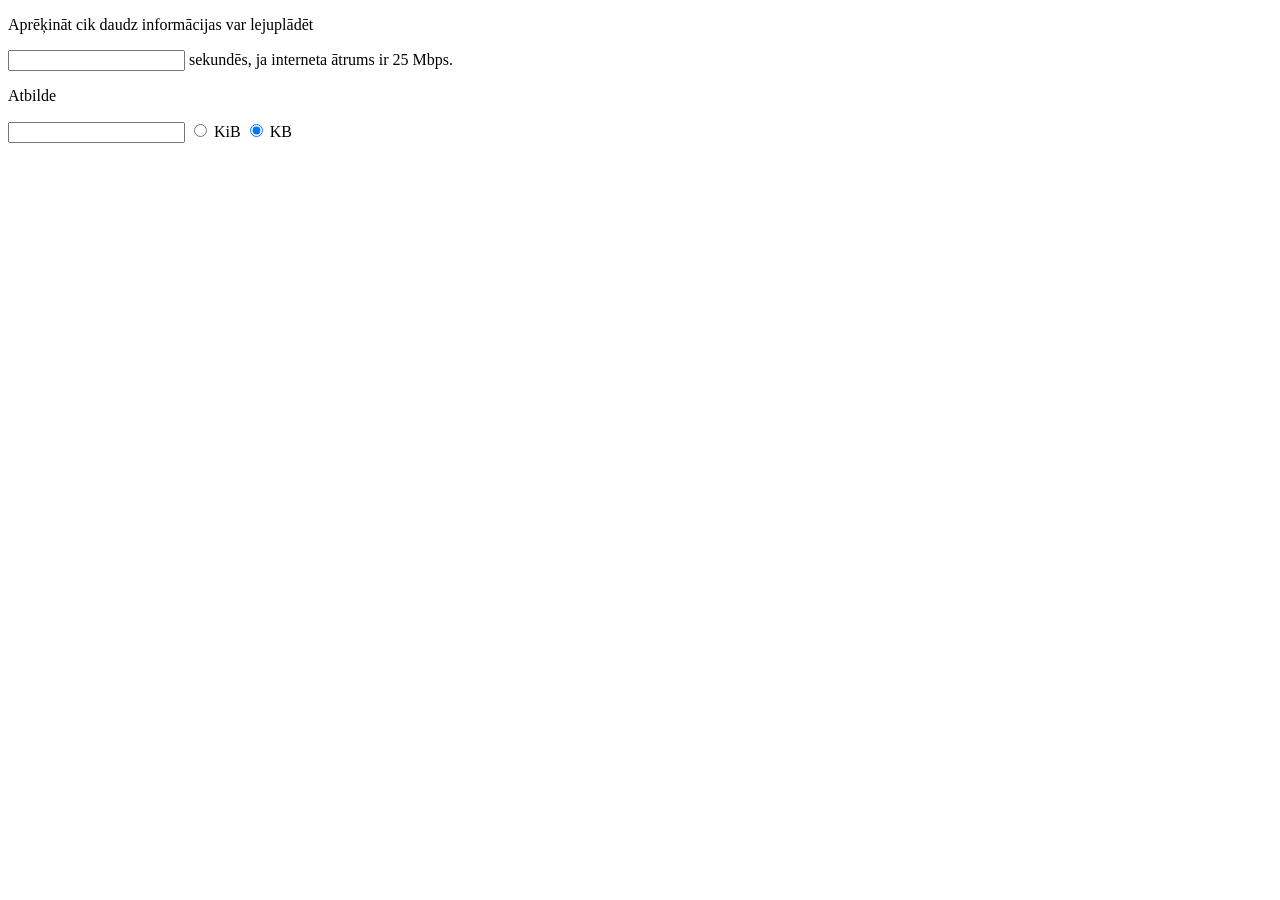
<file: baiti.html>
<!DOCTYPE html>
<html lang="lv">
<head>
  <meta charset="UTF-8">
  <title>Baiti</title>
</head>
<body>

<form id="forma">
  <p>Aprēķināt cik daudz informācijas var lejuplādēt</p>
  <input type="text" id="seconds" onfocus="forma.reset()" oninput="calculate()">
  sekundēs, ja interneta ātrums ir 25 Mbps.

  <p>Atbilde</p>
  <input type="text" id="result" readonly>
  <input type="radio" name="unit" value="KiB" onclick="calculate()"> KiB
  <input type="radio" name="unit" value="KB" checked onclick="calculate()"> KB
</form>

<script>
  function calculate() {
    const secs = parseFloat(document.getElementById('seconds').value);
    const unit = document.querySelector('input[name="unit"]:checked').value;
    const bytes = (secs * 25000000) / 8;
    document.getElementById('result').value = unit === 'KB' ? bytes / 1000 : bytes / 1024;
  }
</script>

</body>
</html>
</file>
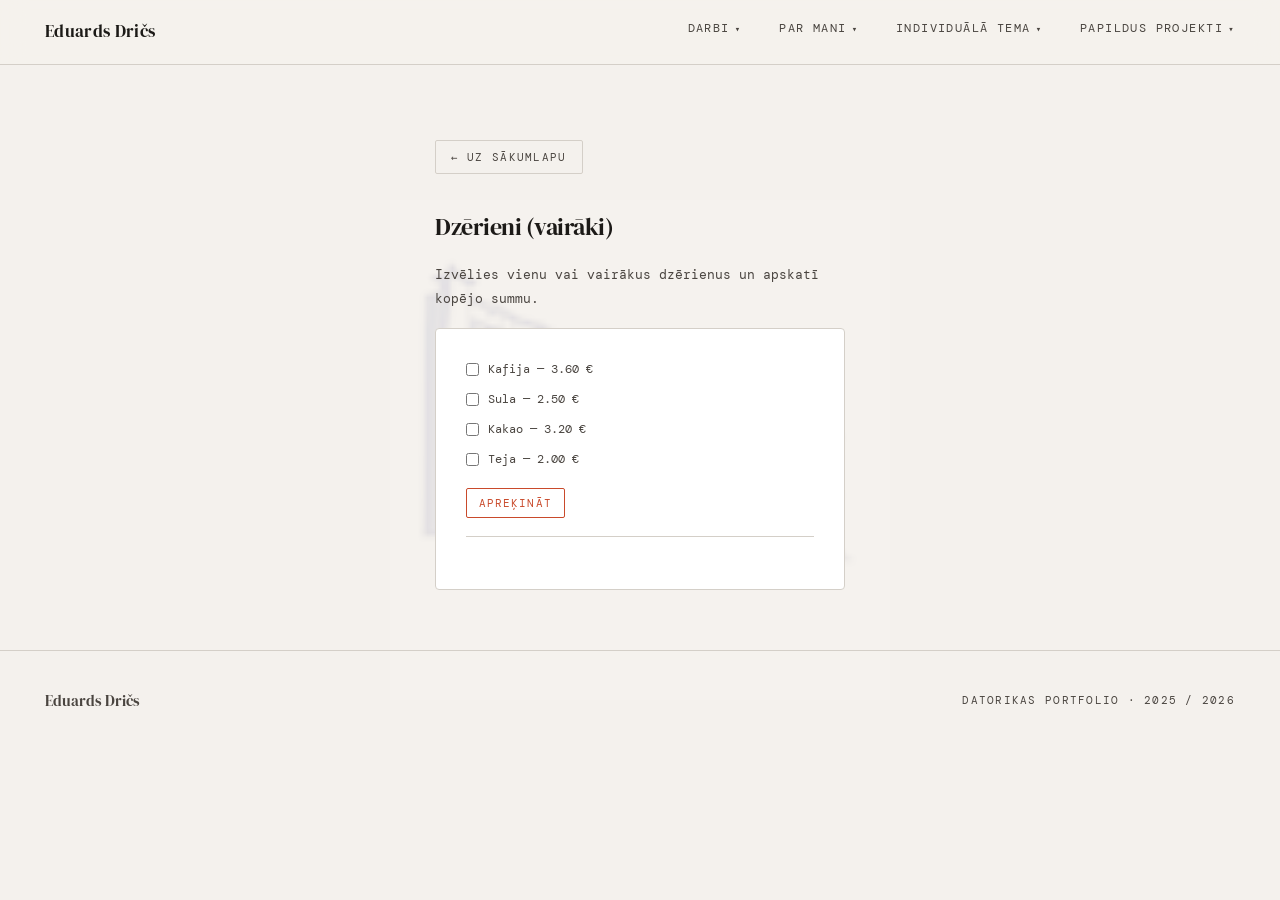
<file: dzerdaudz.html>
<!DOCTYPE html>
<html lang="lv">
<head>
  <meta charset="UTF-8" />
  <meta name="viewport" content="width=device-width, initial-scale=1.0" />
  <title>Dzērieni — Eduards Dričs</title>
  <link href="https://fonts.googleapis.com/css2?family=DM+Serif+Display:ital@0;1&family=DM+Mono:wght@300;400;500&display=swap" rel="stylesheet" />
  <link rel="stylesheet" href="https://www.w3schools.com/w3css/4/w3.css" />
  <link rel="stylesheet" href="CSS/mansStils.css" />
</head>
<body>

  
  <nav>
    <a class="nav-logo" href="index.html">Eduards Dričs</a>
    <button class="nav-toggle" aria-label="Izvēlne" aria-expanded="false">☰</button>
    <ul class="nav-links">
      <li class="nav-item">
        <a href="index.html#darbi">Darbi</a>
        <div class="dropdown">
          <a href="index.html#project-rastra"><span class="dropdown-num">01</span>Rastra grafika</a>
          <a href="index.html#project-vektor"><span class="dropdown-num">02</span>Vektorgrafika</a>
          <a href="index.html#project-3d"><span class="dropdown-num">03</span>3D Modelēšana</a>
          <a href="index.html#project-office"><span class="dropdown-num">04</span>Excel &amp; Word</a>
          <a href="index.html#project-prog"><span class="dropdown-num">05</span>Programmēšana</a>
        </div>
      </li>
      <li class="nav-item">
        <a href="index.html#par-mani">Par mani</a>
        <div class="dropdown">
          <a href="index.html#par-mani"><span class="dropdown-num">01</span>Par mani</a>
          <a href="index.html#prasmes"><span class="dropdown-num">02</span>Prasmes</a>
        </div>
      </li>
      <li class="nav-item">
        <a href="otrais.html">Individuālā tēma</a>
        <div class="dropdown">
          <a href="otrais.html"><span class="dropdown-num">01</span>Darbs</a>
          <a href="otrais.html#avoti"><span class="dropdown-num">02</span>Avoti</a>
        </div>
      </li>
      <li class="nav-item">
        <a href="#">Papildus projekti</a>
        <div class="dropdown">
          <a href="forma.html"><span class="dropdown-num">01</span>Formas</a>
          <a href="dzerdaudz.html"><span class="dropdown-num">02</span>Dzērieni (daudz)</a>
          <a href="dzer.html"><span class="dropdown-num">03</span>Dzērieni</a>
        </div>
      </li>
    </ul>
  </nav>

  
  <div class="page-content">
    <div class="dzer-section">

      <a href="index.html" class="back-btn">← Uz sākumlapu</a>

      <h1 class="dzer-title">Dzērieni (vairāki)</h1>
      <p>Izvēlies vienu vai vairākus dzērienus un apskatī kopējo summu.</p>

      <div class="dzer-form">
        <div class="dzer-item">
          <input type="checkbox" id="kafija" name="kafija" value="3.60">
          <label for="kafija">Kafija — 3.60 €</label>
        </div>
        <div class="dzer-item">
          <input type="checkbox" id="sula" name="sula" value="2.50">
          <label for="sula">Sula — 2.50 €</label>
        </div>
        <div class="dzer-item">
          <input type="checkbox" id="kakao" name="kakao" value="3.20">
          <label for="kakao">Kakao — 3.20 €</label>
        </div>
        <div class="dzer-item">
          <input type="checkbox" id="teja" name="teja" value="2.00">
          <label for="teja">Teja — 2.00 €</label>
        </div>

        <div style="margin-top:1.2rem;">
          <input type="button" value="Aprēķināt" onclick="maksa()">
        </div>

        <div class="dzer-result">
          <p id="maksa"></p>
        </div>
      </div>

    </div>
  </div>

  
  <footer>
    <span class="footer-left">Eduards Dričs</span>
    <span class="footer-right">Datorikas portfolio · 2025 / 2026</span>
  </footer>

  <script>
    function maksa() {
      var dz = document.getElementsByTagName('input');
      var sum = 0;
      for (var i = 0; i < dz.length - 1; i++) {
        if (dz[i].checked) sum += Number(dz[i].value);
      }
      document.getElementById('maksa').innerHTML = 'Jāmaksā: <strong>' + sum.toFixed(2) + ' €</strong>';
    }

    (function() {
      var nav = document.querySelector('nav');
      var navItems = document.querySelectorAll('.nav-item');
      var navToggle = document.querySelector('.nav-toggle');
      var navLinks = document.querySelector('.nav-links');

      function closeAll(except) {
        navItems.forEach(function(i) { if (i !== except) i.classList.remove('open'); });
      }

      if (navToggle) {
        navToggle.addEventListener('click', function(e) {
          e.stopPropagation();
          var open = navLinks.classList.toggle('open');
          navToggle.setAttribute('aria-expanded', open);
          if (!open) closeAll();
        });
      }

      navItems.forEach(function(item) {
        var trigger = item.querySelector(':scope > a');
        var dd = item.querySelector(':scope > .dropdown');
        if (!trigger || !dd) return;
        trigger.addEventListener('click', function(e) {
          if (!window.matchMedia('(max-width:768px)').matches) return;
          e.preventDefault();
          var willOpen = !item.classList.contains('open');
          closeAll(willOpen ? item : null);
          item.classList.toggle('open', willOpen);
        });
      });

      document.addEventListener('click', function(e) {
        if (!window.matchMedia('(max-width:768px)').matches) return;
        if (nav && nav.contains(e.target)) return;
        closeAll();
        navLinks && navLinks.classList.remove('open');
      });

      document.querySelectorAll('.dropdown a').forEach(function(a) {
        a.addEventListener('click', function() { closeAll(); });
      });
    })();
  </script>

</body>
</html>
</file>
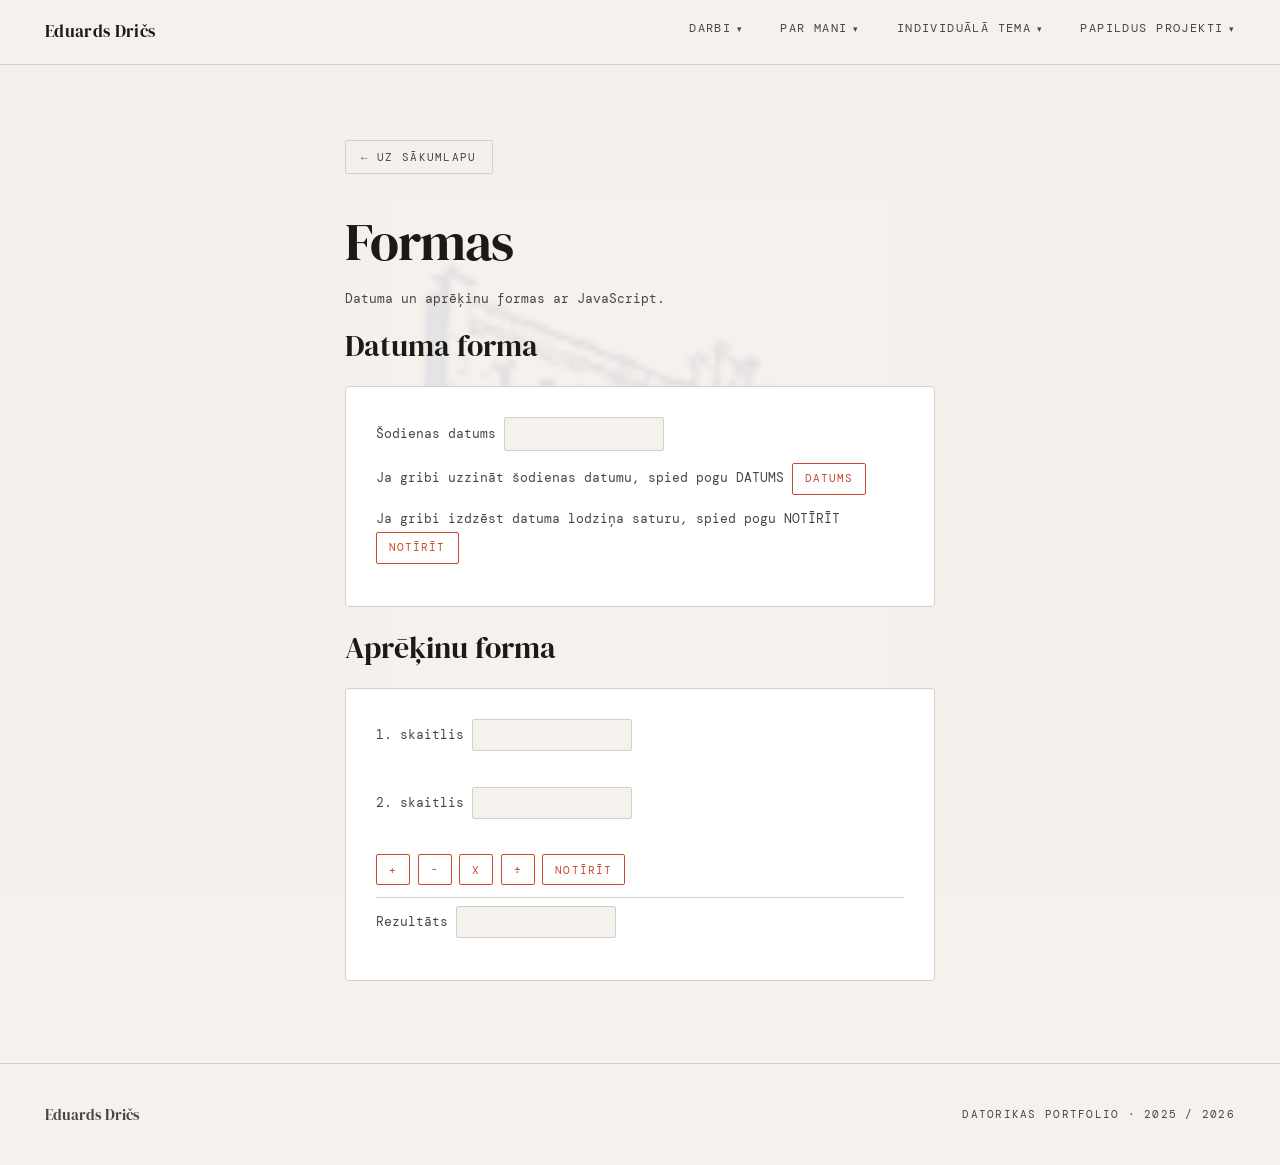
<file: forma.html>
<!DOCTYPE html>
<html lang="lv">
<head>
  <meta charset="UTF-8" />
  <meta name="viewport" content="width=device-width, initial-scale=1.0" />
  <title>Formas — Eduards Dričs</title>
  <link href="https://fonts.googleapis.com/css2?family=DM+Serif+Display:ital@0;1&family=DM+Mono:wght@300;400;500&display=swap" rel="stylesheet" />
  <link rel="stylesheet" href="https://www.w3schools.com/w3css/4/w3.css" />
  <link rel="stylesheet" href="CSS/mansStils.css" />
</head>
<body>

  
  <nav>
    <a class="nav-logo" href="index.html">Eduards Dričs</a>
    <button class="nav-toggle" aria-label="Izvēlne" aria-expanded="false">☰</button>
    <ul class="nav-links">
      <li class="nav-item">
        <a href="index.html#darbi">Darbi</a>
        <div class="dropdown">
          <a href="index.html#project-rastra"><span class="dropdown-num">01</span>Rastra grafika</a>
          <a href="index.html#project-vektor"><span class="dropdown-num">02</span>Vektorgrafika</a>
          <a href="index.html#project-3d"><span class="dropdown-num">03</span>3D Modelēšana</a>
          <a href="index.html#project-office"><span class="dropdown-num">04</span>Excel &amp; Word</a>
          <a href="index.html#project-prog"><span class="dropdown-num">05</span>Programmēšana</a>
        </div>
      </li>
      <li class="nav-item">
        <a href="index.html#par-mani">Par mani</a>
        <div class="dropdown">
          <a href="index.html#par-mani"><span class="dropdown-num">01</span>Par mani</a>
          <a href="index.html#prasmes"><span class="dropdown-num">02</span>Prasmes</a>
        </div>
      </li>
      <li class="nav-item">
        <a href="otrais.html">Individuālā tēma</a>
        <div class="dropdown">
          <a href="otrais.html"><span class="dropdown-num">01</span>Darbs</a>
          <a href="otrais.html#avoti"><span class="dropdown-num">02</span>Avoti</a>
        </div>
      </li>
      <li class="nav-item">
        <a href="#">Papildus projekti</a>
        <div class="dropdown">
          <a href="forma.html"><span class="dropdown-num">01</span>Formas</a>
          <a href="dzerdaudz.html"><span class="dropdown-num">02</span>Dzērieni (daudz)</a>
          <a href="dzer.html"><span class="dropdown-num">03</span>Dzērieni</a>
        </div>
      </li>
    </ul>
  </nav>

  
  <div class="page-content">
    <div class="form-section">

      <a href="index.html" class="back-btn">← Uz sākumlapu</a>

      <h1>Formas</h1>
      <p>Datuma un aprēķinu formas ar JavaScript.</p>

      
      <h2>Datuma forma</h2>
      <form>
        <p>Šodienas datums <input name="datums"></p>
        <p>Ja gribi uzzināt šodienas datumu, spied pogu DATUMS
          <input onclick="var d=new Date();datums.value=String(d.getDate()).padStart(2,'0')+'.'+String(d.getMonth()+1).padStart(2,'0')+'.'+d.getFullYear();" name="poga" value="DATUMS" type="button">
        </p>
        <p>Ja gribi izdzēst datuma lodziņa saturu, spied pogu NOTĪRĪT
          <input value="NOTĪRĪT" type="reset">
        </p>
      </form>

      
      <h2>Aprēķinu forma</h2>
      <form>
        <div>1. skaitlis <input type="text" name="sk1"></div>
        <br>
        <div>2. skaitlis <input type="text" name="sk2"></div>
        <br>
        <div style="display:flex;flex-wrap:wrap;gap:0.5rem;margin-bottom:0.8rem;">
          <input value="+" onclick="rez.value=Number(sk1.value)+Number(sk2.value)" type="button">
          <input value="-" onclick="rez.value=Number(sk1.value)-Number(sk2.value)" type="button">
          <input value="X" name="reiz" onclick="rez.value=sk1.value*sk2.value" type="button">
          <input value="÷" onclick="rez.value=sk2.value!=0?Number(sk1.value)/Number(sk2.value):'Kļūda: dalīšana ar 0'" type="button">
          <input value="NOTĪRĪT" type="reset">
        </div>
        <hr style="border:none;border-top:1px solid var(--line);margin:0.5rem 0;">
        <div>Rezultāts <input name="rez"></div>
      </form>

    </div>
  </div>

  
  <footer>
    <span class="footer-left">Eduards Dričs</span>
    <span class="footer-right">Datorikas portfolio · 2025 / 2026</span>
  </footer>

  <script>
    (function() {
      var nav = document.querySelector('nav');
      var navItems = document.querySelectorAll('.nav-item');
      var navToggle = document.querySelector('.nav-toggle');
      var navLinks = document.querySelector('.nav-links');

      function closeAll(except) {
        navItems.forEach(function(i) { if (i !== except) i.classList.remove('open'); });
      }

      if (navToggle) {
        navToggle.addEventListener('click', function(e) {
          e.stopPropagation();
          var open = navLinks.classList.toggle('open');
          navToggle.setAttribute('aria-expanded', open);
          if (!open) closeAll();
        });
      }

      navItems.forEach(function(item) {
        var trigger = item.querySelector(':scope > a');
        var dd = item.querySelector(':scope > .dropdown');
        if (!trigger || !dd) return;
        trigger.addEventListener('click', function(e) {
          if (!window.matchMedia('(max-width:768px)').matches) return;
          e.preventDefault();
          var willOpen = !item.classList.contains('open');
          closeAll(willOpen ? item : null);
          item.classList.toggle('open', willOpen);
        });
      });

      document.addEventListener('click', function(e) {
        if (!window.matchMedia('(max-width:768px)').matches) return;
        if (nav && nav.contains(e.target)) return;
        closeAll();
        navLinks && navLinks.classList.remove('open');
      });

      document.querySelectorAll('.dropdown a').forEach(function(a) {
        a.addEventListener('click', function() { closeAll(); });
      });
    })();
  </script>

</body>
</html>
</file>
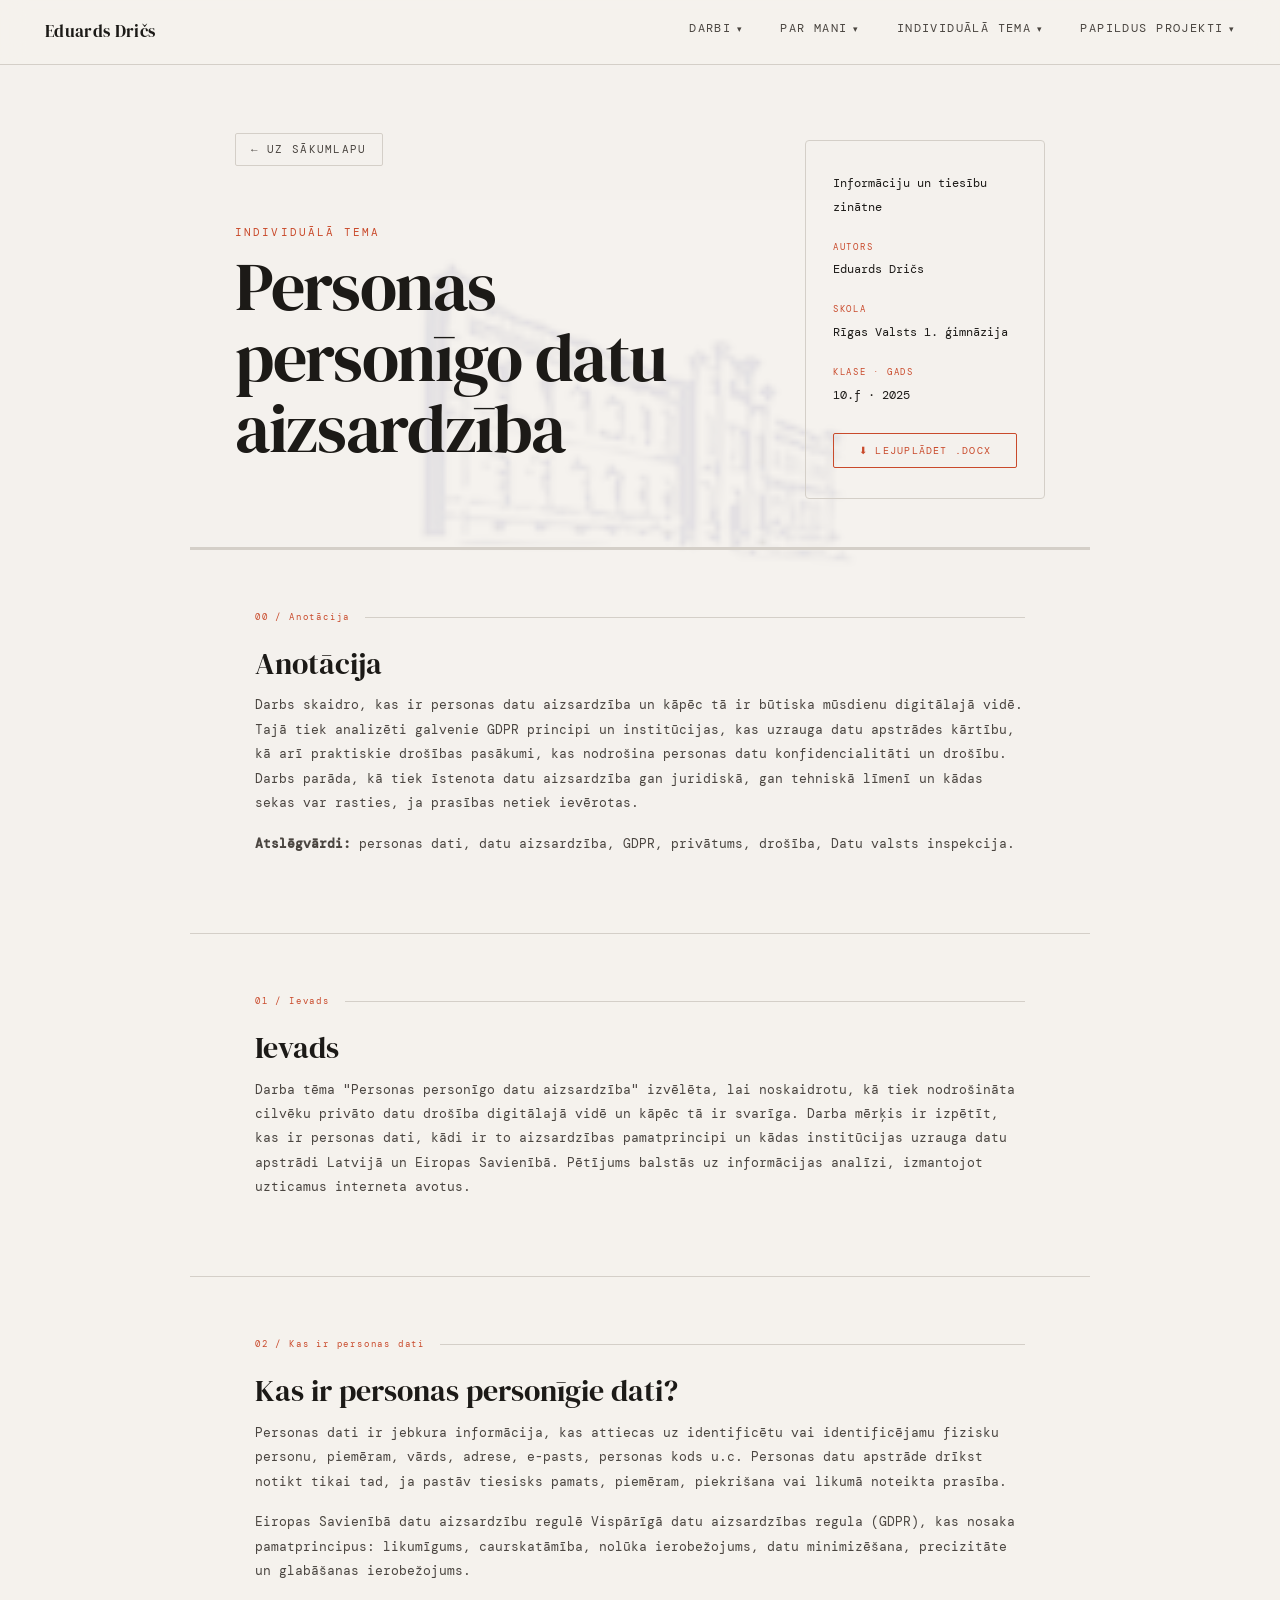
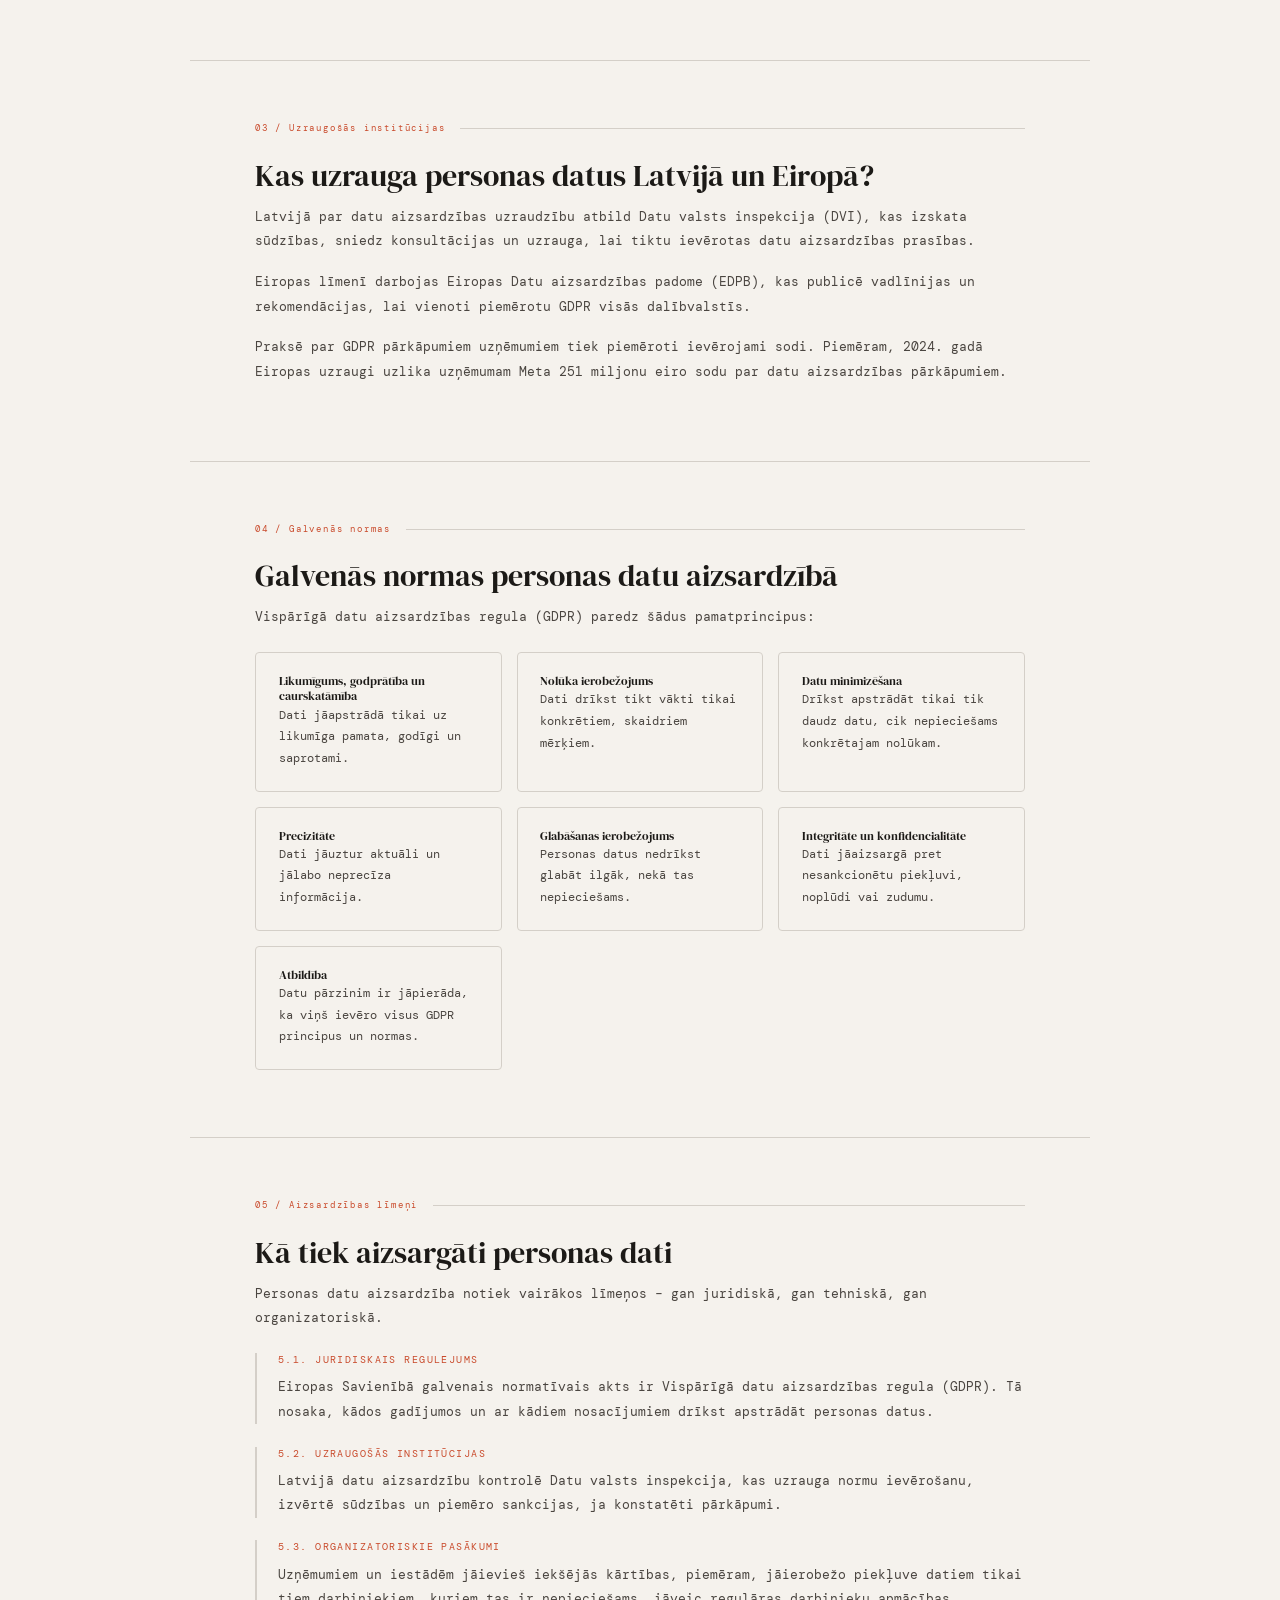
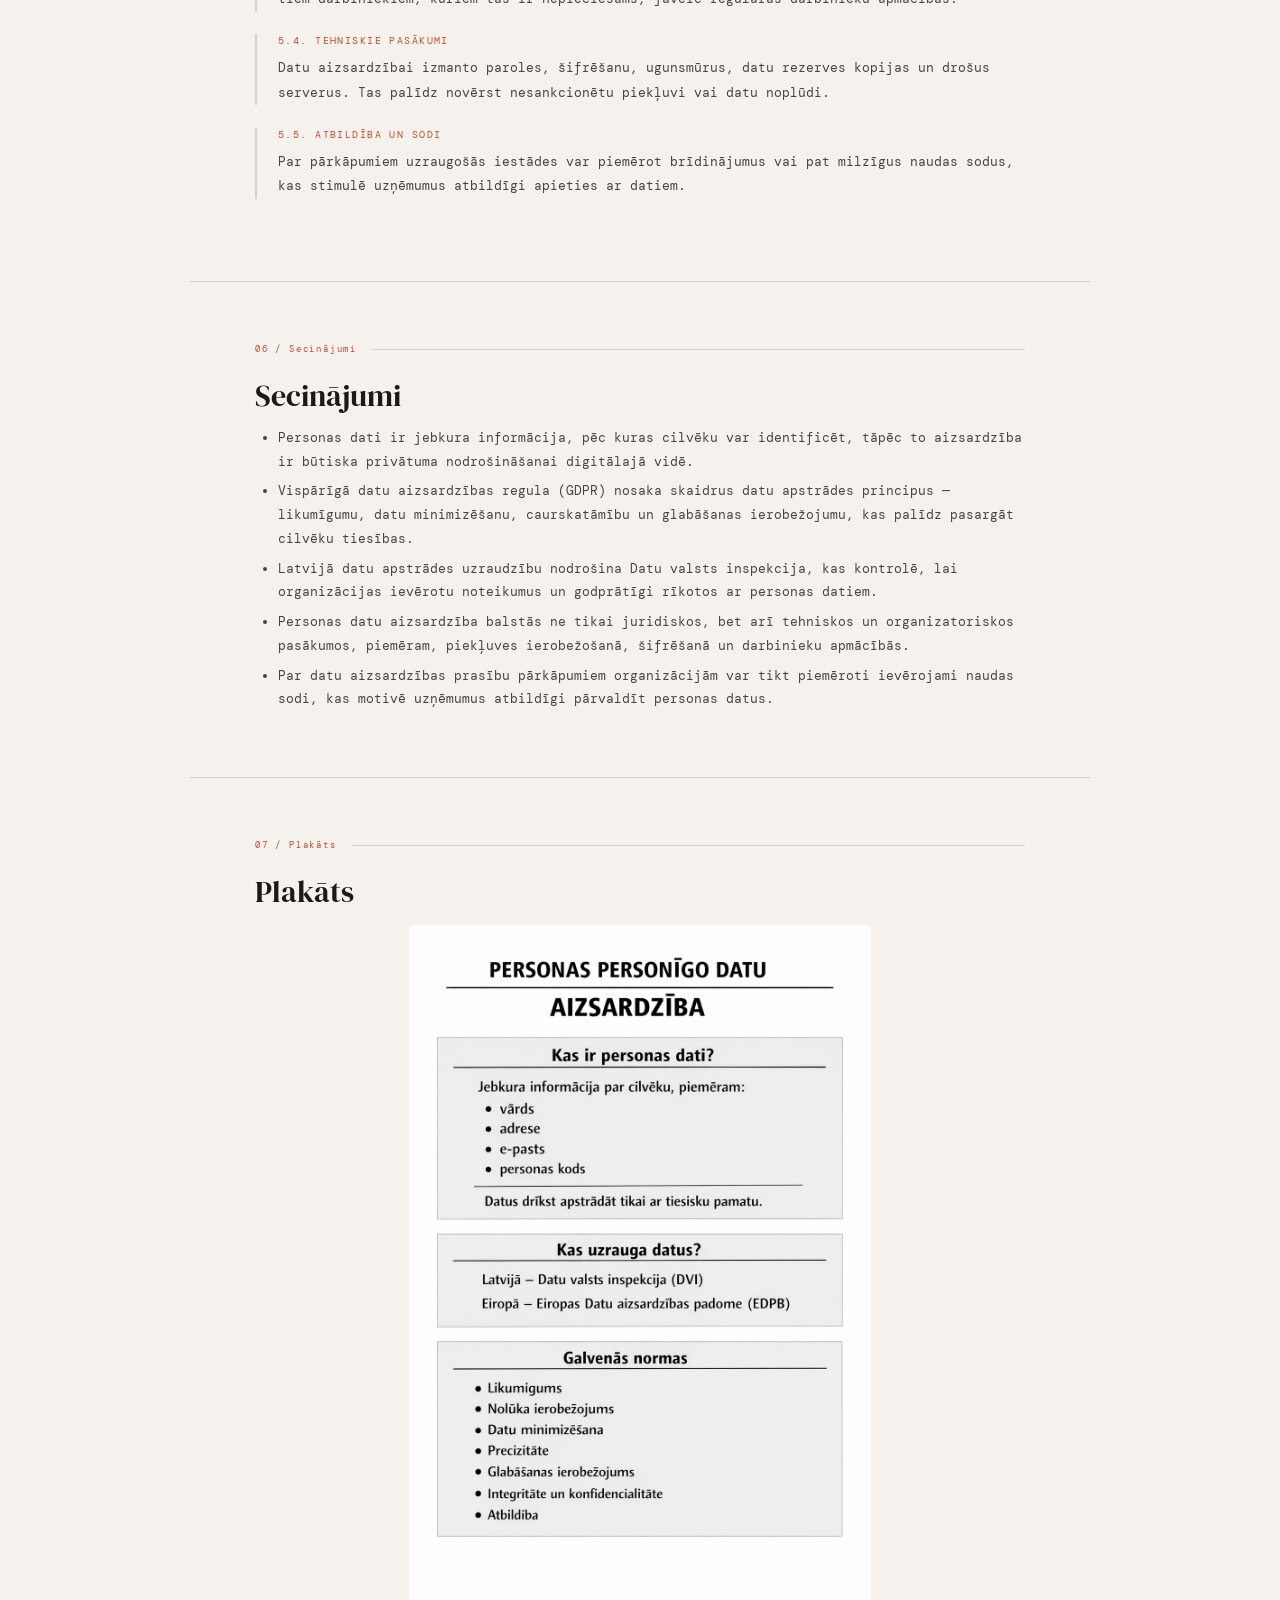
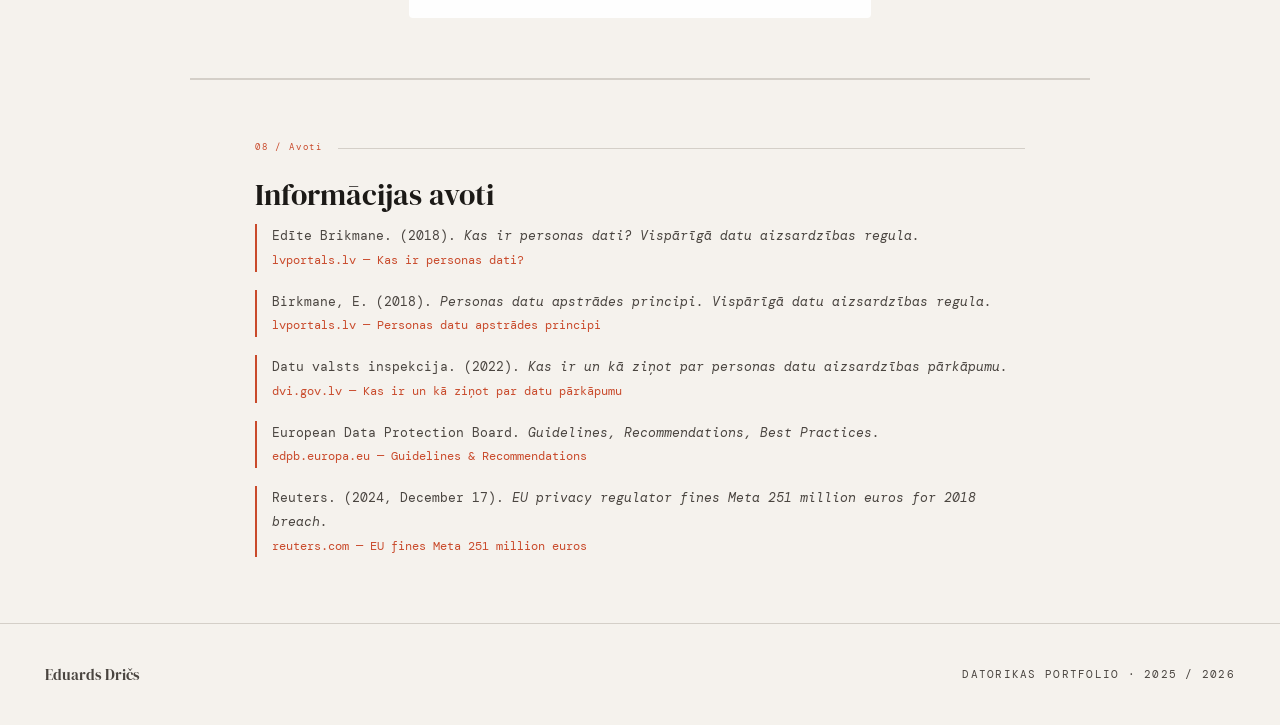
<file: otrais.html>
<!DOCTYPE html>
<html lang="lv">
<head>
  <meta charset="UTF-8" />
  <meta name="viewport" content="width=device-width, initial-scale=1.0" />
  <title>Individuālā tēma — Eduards Dričs</title>
  <link href="https://fonts.googleapis.com/css2?family=DM+Serif+Display:ital@0;1&family=DM+Mono:wght@300;400;500&display=swap" rel="stylesheet" />
  <link rel="stylesheet" href="https://www.w3schools.com/w3css/4/w3.css" />
  <link rel="stylesheet" href="CSS/mansStils.css" />
  <style>
    html { font-size: 15px; }
    .zpd-wrap { padding-top: 80px; }
    .zpd-main { max-width: 900px; margin: 0 auto; }
    .nav-item > a { white-space: nowrap; }
    .zpd-hero-inner {
      display: flex;
      align-items: flex-start;
      gap: 3rem;
    }
    .zpd-hero-text { flex: 1; min-width: 0; }
    .zpd-hero .zpd-doc-card {
      width: 240px;
      flex-shrink: 0;
      margin-top: 0.5rem;
    }
    @media (max-width: 768px) {
      .zpd-wrap      { padding-top: 64px; }
      .zpd-hero-inner { flex-direction: column; gap: 2rem; }
      .zpd-hero .zpd-doc-card { width: 100%; }
    }
  </style>
</head>
<body>

  <nav>
    <a class="nav-logo" href="index.html">Eduards Dričs</a>
    <button class="nav-toggle" aria-label="Izvēlne" aria-expanded="false">☰</button>
    <ul class="nav-links">
      <li class="nav-item">
        <a href="index.html#darbi">Darbi</a>
        <div class="dropdown">
          <a href="index.html#project-rastra"><span class="dropdown-num">01</span>Rastra grafika</a>
          <a href="index.html#project-vektor"><span class="dropdown-num">02</span>Vektorgrafika</a>
          <a href="index.html#project-3d"><span class="dropdown-num">03</span>3D Modelēšana</a>
          <a href="index.html#project-office"><span class="dropdown-num">04</span>Excel &amp; Word</a>
          <a href="index.html#project-prog"><span class="dropdown-num">05</span>Programmēšana</a>
        </div>
      </li>
      <li class="nav-item">
        <a href="index.html#par-mani">Par mani</a>
        <div class="dropdown">
          <a href="index.html#par-mani"><span class="dropdown-num">01</span>Par mani</a>
          <a href="index.html#prasmes"><span class="dropdown-num">02</span>Prasmes</a>
        </div>
      </li>
      <li class="nav-item">
        <a href="#tema">Individuālā tēma</a>
        <div class="dropdown">
          <a href="#anotacija"><span class="dropdown-num">00</span>Anotācija</a>
          <a href="#ievads"><span class="dropdown-num">01</span>Ievads</a>
          <a href="#kas-ir"><span class="dropdown-num">02</span>Kas ir personas dati</a>
          <a href="#uzraugi"><span class="dropdown-num">03</span>Uzraugošās institūcijas</a>
          <a href="#normas"><span class="dropdown-num">04</span>Galvenās normas</a>
          <a href="#aizsardziba"><span class="dropdown-num">05</span>Kā tiek aizsargāti dati</a>
          <a href="#secinajumi"><span class="dropdown-num">06</span>Secinājumi</a>
          <a href="#plakats"><span class="dropdown-num">07</span>Plakāts</a>
          <a href="#avoti"><span class="dropdown-num">08</span>Avoti</a>
        </div>
      </li>
      <li class="nav-item">
        <a href="index.html#papildus-projekts">Papildus projekti</a>
        <div class="dropdown">
          <a href="forma.html"><span class="dropdown-num">01</span>Formas</a>
          <a href="dzerdaudz.html"><span class="dropdown-num">02</span>Dzērieni (daudz)</a>
          <a href="dzer.html"><span class="dropdown-num">03</span>Dzērieni</a>
        </div>
      </li>
    </ul>
  </nav>


<div class="zpd-wrap">
  <main class="zpd-main">

  <section id="tema" class="zpd-hero">
    <div class="zpd-hero-inner">
      <div class="zpd-hero-text">
        <a href="index.html" class="back-btn">← Uz sākumlapu</a>
        <p class="section-eyebrow" style="margin-top:1.8rem;">Individuālā tēma</p>
        <h1 class="zpd-hero-title">Personas<br>personīgo datu<br>aizsardzība</h1>
      </div>
      <div class="zpd-doc-card">
        <div class="zpd-doc-row">
          <span class="zpd-doc-value">Informāciju un tiesību zinātne</span>
        </div>
        <div class="zpd-doc-row">
          <span class="zpd-doc-label">Autors</span>
          <span class="zpd-doc-value">Eduards Dričs</span>
        </div>
        <div class="zpd-doc-row">
          <span class="zpd-doc-label">Skola</span>
          <span class="zpd-doc-value">Rīgas Valsts 1. ģimnāzija</span>
        </div>
        <div class="zpd-doc-row">
          <span class="zpd-doc-label">Klase · Gads</span>
          <span class="zpd-doc-value">10.f · 2025</span>
        </div>
        <a href="personigo_datu_aizsardziba.docx" download class="zpd-download">⬇ Lejuplādēt .docx</a>
      </div>
    </div>
  </section>

  <section id="anotacija" style="border-top:1px solid var(--line);">
    <div class="page-section">
      <div class="zpd-label">
        <span class="zpd-label-num">00 / Anotācija</span>
        <span class="zpd-label-line"></span>
      </div>
      <h2>Anotācija</h2>
      <p>
        Darbs skaidro, kas ir personas datu aizsardzība un kāpēc tā ir būtiska mūsdienu digitālajā vidē.
        Tajā tiek analizēti galvenie GDPR principi un institūcijas, kas uzrauga datu apstrādes kārtību,
        kā arī praktiskie drošības pasākumi, kas nodrošina personas datu konfidencialitāti un drošību.
        Darbs parāda, kā tiek īstenota datu aizsardzība gan juridiskā, gan tehniskā līmenī un kādas
        sekas var rasties, ja prasības netiek ievērotas.
      </p>
      <p>
        <strong>Atslēgvārdi:</strong> personas dati, datu aizsardzība, GDPR, privātums, drošība, Datu valsts inspekcija.
      </p>
    </div>
  </section>

  <section id="ievads" style="border-top:1px solid var(--line);">
    <div class="page-section">
      <div class="zpd-label">
        <span class="zpd-label-num">01 / Ievads</span>
        <span class="zpd-label-line"></span>
      </div>
      <h2>Ievads</h2>
      <p>
        Darba tēma "Personas personīgo datu aizsardzība" izvēlēta, lai noskaidrotu, kā tiek nodrošināta
        cilvēku privāto datu drošība digitālajā vidē un kāpēc tā ir svarīga. Darba mērķis ir izpētīt,
        kas ir personas dati, kādi ir to aizsardzības pamatprincipi un kādas institūcijas uzrauga datu
        apstrādi Latvijā un Eiropas Savienībā. Pētījums balstās uz informācijas analīzi, izmantojot
        uzticamus interneta avotus.
      </p>
    </div>
  </section>

  <section id="kas-ir" style="border-top:1px solid var(--line);">
    <div class="page-section">
      <div class="zpd-label">
        <span class="zpd-label-num">02 / Kas ir personas dati</span>
        <span class="zpd-label-line"></span>
      </div>
      <h2>Kas ir personas personīgie dati?</h2>
      <p>
        Personas dati ir jebkura informācija, kas attiecas uz identificētu vai identificējamu fizisku
        personu, piemēram, vārds, adrese, e-pasts, personas kods u.c. Personas datu apstrāde drīkst
        notikt tikai tad, ja pastāv tiesisks pamats, piemēram, piekrišana vai likumā noteikta prasība.
      </p>
      <p>
        Eiropas Savienībā datu aizsardzību regulē Vispārīgā datu aizsardzības regula (GDPR), kas nosaka
        pamatprincipus: likumīgums, caurskatāmība, nolūka ierobežojums, datu minimizēšana, precizitāte
        un glabāšanas ierobežojums.
      </p>
    </div>
  </section>

  <section id="uzraugi" style="border-top:1px solid var(--line);">
    <div class="page-section">
      <div class="zpd-label">
        <span class="zpd-label-num">03 / Uzraugošās institūcijas</span>
        <span class="zpd-label-line"></span>
      </div>
      <h2>Kas uzrauga personas datus Latvijā un Eiropā?</h2>
      <p>
        Latvijā par datu aizsardzības uzraudzību atbild Datu valsts inspekcija (DVI), kas izskata
        sūdzības, sniedz konsultācijas un uzrauga, lai tiktu ievērotas datu aizsardzības prasības.
      </p>
      <p>
        Eiropas līmenī darbojas Eiropas Datu aizsardzības padome (EDPB), kas publicē vadlīnijas un
        rekomendācijas, lai vienoti piemērotu GDPR visās dalībvalstīs.
      </p>
      <p>
        Praksē par GDPR pārkāpumiem uzņēmumiem tiek piemēroti ievērojami sodi. Piemēram, 2024. gadā
        Eiropas uzraugi uzlika uzņēmumam Meta 251 miljonu eiro sodu par datu aizsardzības pārkāpumiem.
      </p>
    </div>
  </section>

  <section id="normas" style="border-top:1px solid var(--line);">
    <div class="page-section">
      <div class="zpd-label">
        <span class="zpd-label-num">04 / Galvenās normas</span>
        <span class="zpd-label-line"></span>
      </div>
      <h2>Galvenās normas personas datu aizsardzībā</h2>
      <p>Vispārīgā datu aizsardzības regula (GDPR) paredz šādus pamatprincipus:</p>

      <div class="gdpr-grid">
        <div class="gdpr-card">
          <p class="gdpr-card-title">Likumīgums, godprātība un caurskatāmība</p>
          <p>Dati jāapstrādā tikai uz likumīga pamata, godīgi un saprotami.</p>
        </div>
        <div class="gdpr-card">
          <p class="gdpr-card-title">Nolūka ierobežojums</p>
          <p>Dati drīkst tikt vākti tikai konkrētiem, skaidriem mērķiem.</p>
        </div>
        <div class="gdpr-card">
          <p class="gdpr-card-title">Datu minimizēšana</p>
          <p>Drīkst apstrādāt tikai tik daudz datu, cik nepieciešams konkrētajam nolūkam.</p>
        </div>
        <div class="gdpr-card">
          <p class="gdpr-card-title">Precizitāte</p>
          <p>Dati jāuztur aktuāli un jālabo neprecīza informācija.</p>
        </div>
        <div class="gdpr-card">
          <p class="gdpr-card-title">Glabāšanas ierobežojums</p>
          <p>Personas datus nedrīkst glabāt ilgāk, nekā tas nepieciešams.</p>
        </div>
        <div class="gdpr-card">
          <p class="gdpr-card-title">Integritāte un konfidencialitāte</p>
          <p>Dati jāaizsargā pret nesankcionētu piekļuvi, noplūdi vai zudumu.</p>
        </div>
        <div class="gdpr-card">
          <p class="gdpr-card-title">Atbildība</p>
          <p>Datu pārzinim ir jāpierāda, ka viņš ievēro visus GDPR principus un normas.</p>
        </div>
      </div>
    </div>
  </section>

  <section id="aizsardziba" style="border-top:1px solid var(--line);">
    <div class="page-section">
      <div class="zpd-label">
        <span class="zpd-label-num">05 / Aizsardzības līmeņi</span>
        <span class="zpd-label-line"></span>
      </div>
      <h2>Kā tiek aizsargāti personas dati</h2>
      <p>Personas datu aizsardzība notiek vairākos līmeņos – gan juridiskā, gan tehniskā, gan organizatoriskā.</p>

      <div class="zpd-sub">
        <h3>5.1. Juridiskais regulējums</h3>
        <p>
          Eiropas Savienībā galvenais normatīvais akts ir Vispārīgā datu aizsardzības regula (GDPR).
          Tā nosaka, kādos gadījumos un ar kādiem nosacījumiem drīkst apstrādāt personas datus.
        </p>
      </div>

      <div class="zpd-sub">
        <h3>5.2. Uzraugošās institūcijas</h3>
        <p>
          Latvijā datu aizsardzību kontrolē Datu valsts inspekcija, kas uzrauga normu ievērošanu,
          izvērtē sūdzības un piemēro sankcijas, ja konstatēti pārkāpumi.
        </p>
      </div>

      <div class="zpd-sub">
        <h3>5.3. Organizatoriskie pasākumi</h3>
        <p>
          Uzņēmumiem un iestādēm jāievieš iekšējās kārtības, piemēram, jāierobežo piekļuve datiem
          tikai tiem darbiniekiem, kuriem tas ir nepieciešams, jāveic regulāras darbinieku apmācības.
        </p>
      </div>

      <div class="zpd-sub">
        <h3>5.4. Tehniskie pasākumi</h3>
        <p>
          Datu aizsardzībai izmanto paroles, šifrēšanu, ugunsmūrus, datu rezerves kopijas un drošus
          serverus. Tas palīdz novērst nesankcionētu piekļuvi vai datu noplūdi.
        </p>
      </div>

      <div class="zpd-sub">
        <h3>5.5. Atbildība un sodi</h3>
        <p>
          Par pārkāpumiem uzraugošās iestādes var piemērot brīdinājumus vai pat milzīgus naudas sodus,
          kas stimulē uzņēmumus atbildīgi apieties ar datiem.
        </p>
      </div>
    </div>
  </section>

  <section id="secinajumi" style="border-top:1px solid var(--line);">
    <div class="page-section">
      <div class="zpd-label">
        <span class="zpd-label-num">06 / Secinājumi</span>
        <span class="zpd-label-line"></span>
      </div>
      <h2>Secinājumi</h2>
      <ul>
        <li>Personas dati ir jebkura informācija, pēc kuras cilvēku var identificēt, tāpēc to aizsardzība ir būtiska privātuma nodrošināšanai digitālajā vidē.</li>
        <li>Vispārīgā datu aizsardzības regula (GDPR) nosaka skaidrus datu apstrādes principus — likumīgumu, datu minimizēšanu, caurskatāmību un glabāšanas ierobežojumu, kas palīdz pasargāt cilvēku tiesības.</li>
        <li>Latvijā datu apstrādes uzraudzību nodrošina Datu valsts inspekcija, kas kontrolē, lai organizācijas ievērotu noteikumus un godprātīgi rīkotos ar personas datiem.</li>
        <li>Personas datu aizsardzība balstās ne tikai juridiskos, bet arī tehniskos un organizatoriskos pasākumos, piemēram, piekļuves ierobežošanā, šifrēšanā un darbinieku apmācībās.</li>
        <li>Par datu aizsardzības prasību pārkāpumiem organizācijām var tikt piemēroti ievērojami naudas sodi, kas motivē uzņēmumus atbildīgi pārvaldīt personas datus.</li>
      </ul>
    </div>
  </section>

  <section id="plakats" style="border-top:1px solid var(--line);">
    <div class="page-section">
      <div class="zpd-label">
        <span class="zpd-label-num">07 / Plakāts</span>
        <span class="zpd-label-line"></span>
      </div>
      <h2>Plakāts</h2>
      <img src="images/plakats.png" alt="Plakāts — Personas personīgo datu aizsardzība" style="width:60%;display:block;margin:1rem auto 0;border-radius:4px;" />
    </div>
  </section>

  <section id="avoti" style="border-top:2px solid var(--line);">
    <div class="page-section">
      <div class="zpd-label">
        <span class="zpd-label-num">08 / Avoti</span>
        <span class="zpd-label-line"></span>
      </div>
      <h2>Informācijas avoti</h2>
      <ol class="avoti-list">
        <li>
          Edīte Brikmane. (2018). <em>Kas ir personas dati? Vispārīgā datu aizsardzības regula.</em><br>
          <a href="https://lvportals.lv/skaidrojumi/294871-kas-ir-personas-dati-vispariga-datu-aizsardzibas-regula-i-2018" target="_blank" rel="noopener">
            lvportals.lv — Kas ir personas dati?
          </a>
        </li>
        <li>
          Birkmane, E. (2018). <em>Personas datu apstrādes principi. Vispārīgā datu aizsardzības regula.</em><br>
          <a href="https://lvportals.lv/skaidrojumi/295244-personas-datu-apstrades-principi-vispariga-datu-aizsardzibas-regula-iii-2018" target="_blank" rel="noopener">
            lvportals.lv — Personas datu apstrādes principi
          </a>
        </li>
        <li>
          Datu valsts inspekcija. (2022). <em>Kas ir un kā ziņot par personas datu aizsardzības pārkāpumu.</em><br>
          <a href="https://www.dvi.gov.lv/lv/jaunums/dviskaidro-14102022" target="_blank" rel="noopener">
            dvi.gov.lv — Kas ir un kā ziņot par datu pārkāpumu
          </a>
        </li>
        <li>
          European Data Protection Board. <em>Guidelines, Recommendations, Best Practices.</em><br>
          <a href="https://www.edpb.europa.eu/our-work-tools/general-guidance/guidelines-recommendations-best-practices_en" target="_blank" rel="noopener">
            edpb.europa.eu — Guidelines &amp; Recommendations
          </a>
        </li>
        <li>
          Reuters. (2024, December 17). <em>EU privacy regulator fines Meta 251 million euros for 2018 breach.</em><br>
          <a href="https://www.reuters.com/technology/eu-privacy-regulator-fines-meta-251-million-euros-2024-12-17/" target="_blank" rel="noopener">
            reuters.com — EU fines Meta 251 million euros
          </a>
        </li>
      </ol>
    </div>
  </section>

  </main>
  </div>

  <footer>
    <span class="footer-left">Eduards Dričs</span>
    <span class="footer-right">Datorikas portfolio · 2025 / 2026</span>
  </footer>

  <script>
    (function() {
      var nav = document.querySelector('nav');
      var navItems = document.querySelectorAll('.nav-item');
      var navToggle = document.querySelector('.nav-toggle');
      var navLinks = document.querySelector('.nav-links');

      function closeAll(except) {
        navItems.forEach(function(i) { if (i !== except) i.classList.remove('open'); });
      }

      if (navToggle) {
        navToggle.addEventListener('click', function(e) {
          e.stopPropagation();
          var open = navLinks.classList.toggle('open');
          navToggle.setAttribute('aria-expanded', open);
          if (!open) closeAll();
        });
      }

      navItems.forEach(function(item) {
        var trigger = item.querySelector(':scope > a');
        var dd = item.querySelector(':scope > .dropdown');
        if (!trigger || !dd) return;
        trigger.addEventListener('click', function(e) {
          if (!window.matchMedia('(max-width:768px)').matches) return;
          e.preventDefault();
          var willOpen = !item.classList.contains('open');
          closeAll(willOpen ? item : null);
          item.classList.toggle('open', willOpen);
        });
      });

      document.addEventListener('click', function(e) {
        if (!window.matchMedia('(max-width:768px)').matches) return;
        if (nav && nav.contains(e.target)) return;
        closeAll();
        navLinks && navLinks.classList.remove('open');
      });

      document.querySelectorAll('.dropdown a').forEach(function(a) {
        a.addEventListener('click', function() { closeAll(); });
      });
    })();
  </script>

</body>
</html>
</file>
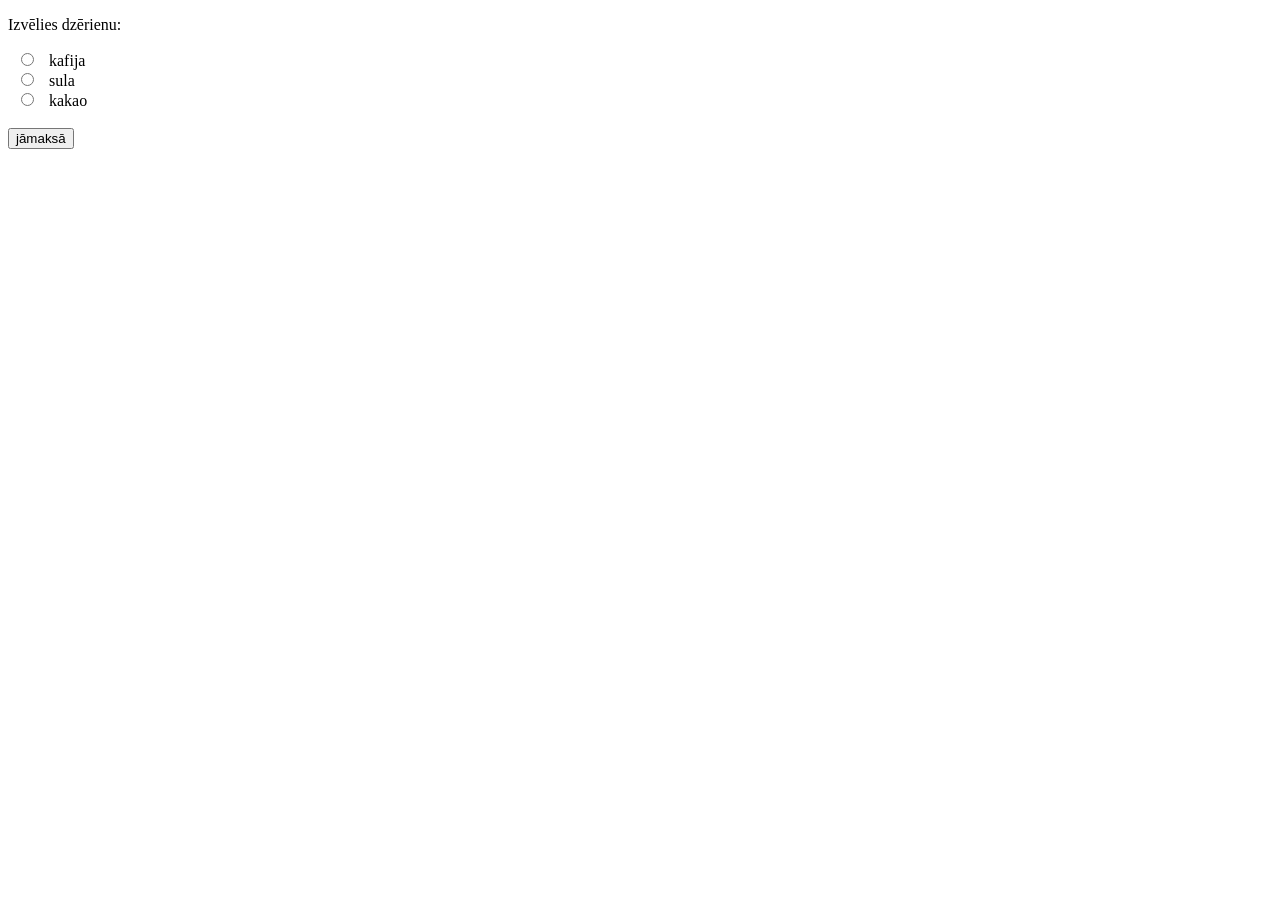
<file: palig/dzer.html>
<!DOCTYPE html>
<html>
<body>
<script>
function maksa(){
	let dz = document.getElementsByName('drink');
    for(i = 0; i < dz.length; i++) {
       if(dz[i].checked)
      	document.getElementById("poga").value=dz[i].value;
	}
 }   
</script>
<p>Izvēlies dzērienu:</p>
<form>
  <input type="radio" id="kafija" name="drink" value="3.60">
  <label for="kafija">kafija</label><br>
  <input type="radio" id="sula" name="drink" value="2.50">
  <label for="sula">sula</label><br>
  <input type="radio" id="kakao" name="drink" value="3.20">
  <label for="kakao">kakao</label><br><br>
  <input type="button" id="poga" value="jāmaksā" onclick="maksa()">
</form> 
</body>
</html>
</file>
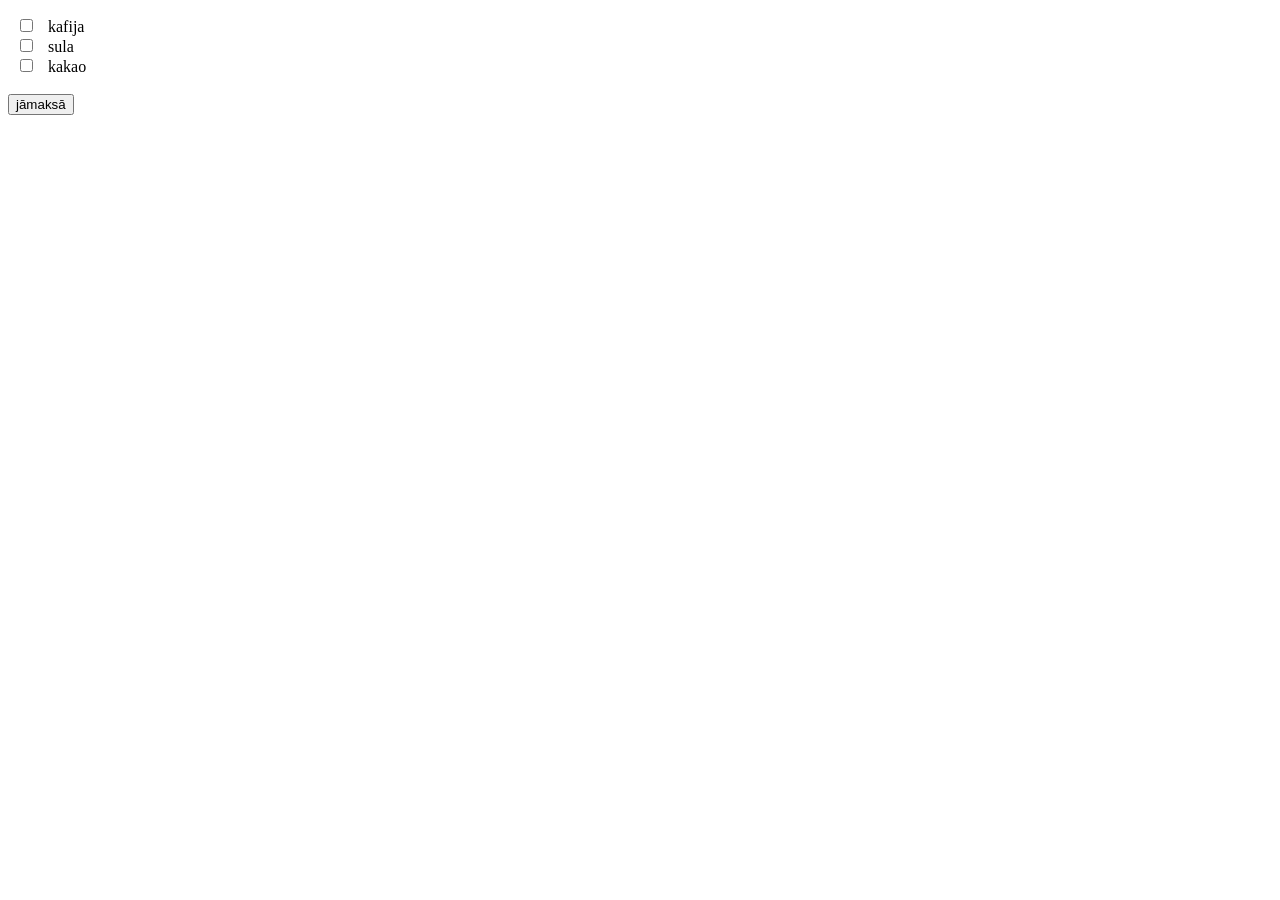
<file: palig/dzerdaudz.html>
<!DOCTYPE html>
<html>
<body>
<script>
function maksa(){
	let dz = document.getElementsByTagName('input');
    let sum=0;
    for(i = 0; i < dz.length-1; i++) {
       if(dz[i].checked) sum+=Number(dz[i].value);
    }
    document.getElementById("maksa").innerHTML="Jāmaksā "+sum;
 }   
</script>
<p id="maksa"></p>
<form>
  <input type="checkbox" id="kafija" name="kafija" value="3.60">
  <label for="kafija">kafija</label><br>
  <input type="checkbox" id="sula"  name="sula" value="2.50">
  <label for="sula">sula</label><br>
  <input type="checkbox" id="kakao" name="kakao" value="3.20">
  <label for="kakao">kakao</label><br><br>
  <input type="button" id="poga" value="jāmaksā" onclick="maksa()">
</form> 
</body>
</html>
</file>
<file: CSS/mansStils.css>
:root {
  --bg: #f5f2ed;
  --ink: #1c1a17;
  --ink-soft: #4a4540;
  --accent: #c94a2b;
  --line: #d4cfc8;
  --card-bg: #ffffff;
  --tag-bg: #ede9e3;
}

* {
  margin: 0;
  padding: 0;
  box-sizing: border-box;
}

html {
  scroll-behavior: smooth;
}

body {
  background-color: var(--bg);
  background-image: url('../images/logo_sm3.png');
  background-repeat: no-repeat;
  background-position: center center;
  background-size: 500px;
  background-attachment: fixed;
  color: var(--ink);
  font-family: 'DM Mono', monospace;
  font-size: 14px;
  line-height: 1.7;
  overflow-x: hidden;
}

body::after {
  content: '';
  position: fixed;
  inset: 0;
  background: rgba(245, 242, 237, 0.93);
  pointer-events: none;
  z-index: -1;
}

h1 {
  font-family: 'DM Serif Display', serif;
  font-size: clamp(2.2rem, 5vw, 3.5rem);
  line-height: 1.1;
  letter-spacing: -0.02em;
  margin-bottom: 1rem;
  color: var(--ink);
}

h2 {
  font-family: 'DM Serif Display', serif;
  font-size: clamp(1.4rem, 3vw, 2rem);
  line-height: 1.2;
  margin-bottom: 0.75rem;
  color: var(--ink);
}

h3 {
  font-family: 'DM Serif Display', serif;
  font-size: 1.2rem;
  line-height: 1.3;
  margin-bottom: 0.5rem;
  color: var(--ink);
}

p {
  color: var(--ink-soft);
  font-size: 0.88rem;
  line-height: 1.85;
  margin-bottom: 1.1rem;
}

a {
  color: var(--accent);
  text-decoration: none;
  transition: opacity 0.2s;
}

a:hover {
  opacity: 0.75;
}

ul {
  padding-left: 1.5rem;
}

li {
  color: var(--ink-soft);
  font-size: 0.88rem;
  line-height: 1.8;
  margin-bottom: 0.4rem;
}


nav {
  position: fixed !important;
  top: 0 !important;
  left: 0 !important;
  right: 0 !important;
  z-index: 100;
  display: flex;
  align-items: center;
  justify-content: space-between;
  padding: 1.2rem 3rem;
  background: rgba(245, 242, 237, 0.85);
  backdrop-filter: blur(12px);
  border-bottom: 1px solid var(--line);
}

.nav-logo {
  font-family: 'DM Serif Display', serif;
  font-size: 1.1rem;
  letter-spacing: 0.02em;
  color: var(--ink);
  text-decoration: none;
}

.nav-links {
  display: flex;
  gap: 2.5rem;
  list-style: none;
}

.nav-links a {
  color: var(--ink-soft);
  text-decoration: none;
  font-size: 0.78rem;
  letter-spacing: 0.12em;
  text-transform: uppercase;
  transition: color 0.2s;
}

.nav-links a:hover {
  color: var(--accent);
  opacity: 1;
}

.nav-item {
  position: relative;
}

.nav-item>a {
  display: flex;
  align-items: center;
  gap: 0.35rem;
}

.nav-item>a::after {
  content: '▾';
  font-size: 0.6rem;
  transition: transform 0.25s ease;
  display: inline-block;
}

.nav-item:hover>a::after {
  transform: rotate(180deg);
}

.nav-item.open>a::after {
  transform: rotate(180deg);
}

.dropdown {
  position: absolute;
  top: calc(100% + 0.8rem);
  left: 50%;
  background: var(--card-bg);
  border: 1px solid var(--line);
  min-width: 200px;
  padding: 0.5rem 0;
  box-shadow: 0 12px 32px rgba(28, 26, 23, 0.10);
  opacity: 0;
  visibility: hidden;
  transform: translateX(-50%) translateY(-6px);
  transition: opacity 0.22s ease, transform 0.22s ease, visibility 0.22s;
  z-index: 200;
}

.nav-item:hover .dropdown,
.nav-item.open .dropdown {
  opacity: 1;
  visibility: visible;
  transform: translateX(-50%) translateY(0);
}

.dropdown::before {
  content: '';
  position: absolute;
  top: -5px;
  left: 50%;
  transform: translateX(-50%) rotate(45deg);
  width: 9px;
  height: 9px;
  background: var(--card-bg);
  border-top: 1px solid var(--line);
  border-left: 1px solid var(--line);
}

.dropdown a {
  display: flex;
  align-items: center;
  gap: 0.75rem;
  padding: 0.55rem 1.2rem;
  font-size: 0.72rem;
  letter-spacing: 0.1em;
  text-transform: uppercase;
  color: var(--ink-soft);
  text-decoration: none;
  transition: background 0.15s, color 0.15s;
  white-space: nowrap;
}

.dropdown a:hover {
  background: var(--tag-bg);
  color: var(--accent);
  opacity: 1;
}

.dropdown-num {
  font-size: 0.6rem;
  color: var(--accent);
  opacity: 0.7;
  min-width: 18px;
}


.nav-toggle {
  display: none;
  background: none;
  border: 1px solid var(--line);
  border-radius: 2px;
  font-size: 1.15rem;
  cursor: pointer;
  color: var(--ink);
  padding: 0.25rem 0.55rem;
  line-height: 1;
}


.page-content {
  padding-top: 80px;
}

.page-section {
  padding: 4rem 3rem;
  max-width: 860px;
  margin: 0 auto;
}

.page-section+.page-section {
  border-top: 1px solid var(--line);
}

.section-eyebrow {
  font-size: 0.7rem;
  letter-spacing: 0.2em;
  text-transform: uppercase;
  color: var(--accent);
  margin-bottom: 0.5rem;
}


.form-section {
  padding: 4rem 3rem;
  max-width: 680px;
  margin: 0 auto;
}

.form-section h2 {
  margin-bottom: 1.5rem;
}

form {
  background: var(--card-bg);
  border: 1px solid var(--line);
  border-radius: 4px;
  padding: 2rem;
  margin-bottom: 1.5rem;
}

form p,
form div {
  margin-bottom: 0.8rem;
  color: var(--ink-soft);
  font-size: 0.88rem;
}

input[type="text"],
input[name="datums"],
input[name="rez"],
input[name="sk1"],
input[name="sk2"],
input[name="skaitlis1"],
input[name="skaitlis2"],
input[name="rezultats"] {
  border: 1px solid var(--line);
  border-radius: 2px;
  padding: 0.3rem 0.6rem;
  font-family: 'DM Mono', monospace;
  font-size: 0.82rem;
  color: var(--ink);
  background: var(--bg);
  width: 160px;
}

input[type="button"],
input[type="reset"],
input[type="submit"],
button {
  background: none;
  border: 1px solid var(--accent);
  color: var(--accent);
  font-family: 'DM Mono', monospace;
  font-size: 0.72rem;
  letter-spacing: 0.1em;
  text-transform: uppercase;
  padding: 0.35rem 0.8rem;
  border-radius: 2px;
  cursor: pointer;
  transition: background 0.2s, color 0.2s;
}

input[type="button"]:hover,
input[type="reset"]:hover,
button:hover {
  background: var(--accent);
  color: #fff;
}

input[type="checkbox"],
input[type="radio"] {
  accent-color: var(--accent);
  cursor: pointer;
}

label {
  font-size: 0.82rem;
  color: var(--ink-soft);
  cursor: pointer;
}


.dzer-section {
  padding: 4rem 3rem;
  max-width: 500px;
  margin: 0 auto;
}

.dzer-title {
  font-family: 'DM Serif Display', serif;
  font-size: 1.6rem;
  margin-bottom: 1.5rem;
}

.dzer-form {
  background: var(--card-bg);
  border: 1px solid var(--line);
  border-radius: 4px;
  padding: 2rem;
}

.dzer-item {
  display: flex;
  align-items: center;
  gap: 0.6rem;
  margin-bottom: 0.6rem;
}

.dzer-result {
  margin-top: 1.2rem;
  padding-top: 1rem;
  border-top: 1px solid var(--line);
  font-size: 0.88rem;
  color: var(--ink-soft);
  min-height: 1.5rem;
}

#cena {
  font-size: 0.88rem;
  color: var(--accent);
  font-weight: 500;
  margin-left: 0.75rem;
  letter-spacing: 0.05em;
}

#maksa {
  color: var(--accent);
  font-size: 0.88rem;
  font-weight: 500;
}


.back-btn {
  display: inline-flex;
  align-items: center;
  gap: 0.5rem;
  font-size: 0.72rem;
  letter-spacing: 0.12em;
  text-transform: uppercase;
  color: var(--ink-soft);
  text-decoration: none;
  border: 1px solid var(--line);
  padding: 0.45rem 1rem;
  border-radius: 2px;
  margin-bottom: 2rem;
  transition: border-color 0.2s, color 0.2s;
}

.back-btn:hover {
  color: var(--accent);
  border-color: var(--accent);
  opacity: 1;
}


footer {
  border-top: 1px solid var(--line);
  padding: 2.5rem 3rem;
  display: flex;
  align-items: center;
  justify-content: space-between;
}

.footer-left {
  font-family: 'DM Serif Display', serif;
  font-size: 1rem;
  color: var(--ink-soft);
}

.footer-right {
  font-size: 0.7rem;
  letter-spacing: 0.12em;
  text-transform: uppercase;
  color: var(--ink-soft);
}


.avoti-list {
  list-style: none;
  padding: 0;
  display: flex;
  flex-direction: column;
  gap: 0.8rem;
}

.avoti-list li {
  border-left: 2px solid var(--accent);
  padding-left: 1rem;
}

.avoti-list a {
  font-size: 0.82rem;
  color: var(--accent);
  word-break: break-word;
}


.zpd-wrap {
  padding-top: 80px;
}

.zpd-main {
  max-width: 860px;
  margin-right: 295px;
}

.zpd-aside {
  position: fixed;
  top: 88px;
  right: 3rem;
  width: 255px;
}

.zpd-hero {
  padding: 3.5rem 3rem 3rem;
  border-bottom: 2px solid var(--line);
}

.zpd-hero-title {
  font-family: 'DM Serif Display', serif;
  font-size: clamp(2.6rem, 6vw, 4.5rem);
  line-height: 1.05;
  letter-spacing: -0.02em;
  color: var(--ink);
  margin: 0.6rem 0 2.5rem;
}

.zpd-toc {
  border-top: 1px solid var(--line);
}

.zpd-toc a {
  display: flex;
  align-items: center;
  gap: 1rem;
  font-size: 0.72rem;
  letter-spacing: 0.12em;
  text-transform: uppercase;
  color: var(--ink-soft);
  text-decoration: none;
  padding: 0.65rem 0;
  border-bottom: 1px solid var(--line);
  transition: color 0.18s, padding-left 0.18s;
}

.zpd-toc a:hover {
  color: var(--accent);
  padding-left: 0.6rem;
  opacity: 1;
}

.zpd-toc-num {
  font-size: 0.58rem;
  color: var(--accent);
  opacity: 0.7;
  min-width: 18px;
}

.zpd-doc-card {
  border: 1px solid var(--line);
  border-radius: 4px;
  padding: 2rem 1.8rem;
}

.zpd-doc-row {
  margin-bottom: 1.4rem;
}

.zpd-doc-label {
  font-size: 0.58rem;
  letter-spacing: 0.2em;
  text-transform: uppercase;
  color: var(--accent);
  display: block;
  margin-bottom: 0.2rem;
}

.zpd-doc-value {
  font-size: 0.82rem;
  color: var(--ink);
  line-height: 1.4;
}

.zpd-download {
  display: block;
  text-align: center;
  font-size: 0.68rem;
  letter-spacing: 0.12em;
  text-transform: uppercase;
  color: var(--accent);
  border: 1px solid var(--accent);
  border-radius: 2px;
  padding: 0.5rem 1rem;
  margin-top: 1.8rem;
  transition: background 0.2s, color 0.2s;
}

.zpd-download:hover {
  background: var(--accent);
  color: #fff;
  opacity: 1;
}

.zpd-label {
  display: flex;
  align-items: center;
  gap: 1rem;
  margin-bottom: 1.4rem;
}

.zpd-label-num {
  font-size: 0.6rem;
  letter-spacing: 0.2em;
  color: var(--accent);
  white-space: nowrap;
}

.zpd-label-line {
  flex: 1;
  height: 1px;
  background: var(--line);
}

.gdpr-grid {
  display: grid;
  grid-template-columns: repeat(auto-fit, minmax(230px, 1fr));
  gap: 1rem;
  margin: 1.5rem 0 0.5rem;
}

.gdpr-card {
  border: 1px solid var(--line);
  border-radius: 4px;
  padding: 1.4rem 1.5rem;
  transition: border-color 0.2s, box-shadow 0.2s;
}

.gdpr-card:hover {
  border-color: var(--accent);
  box-shadow: 0 4px 20px rgba(201, 74, 43, 0.07);
}

.gdpr-card-title {
  font-family: 'DM Serif Display', serif;
  font-size: 0.95rem;
  color: var(--ink);
  margin-bottom: 0.5rem;
  line-height: 1.3;
}

.gdpr-card p {
  font-size: 0.78rem;
  margin-bottom: 0;
}

.zpd-sub {
  border-left: 2px solid var(--line);
  padding-left: 1.4rem;
  margin: 1.5rem 0;
}

.zpd-sub h3 {
  font-size: 0.68rem;
  letter-spacing: 0.14em;
  text-transform: uppercase;
  color: var(--accent);
  font-family: 'DM Mono', monospace;
  margin-bottom: 0.6rem;
}


.zpd-hero~section {
  scroll-margin-top: 88px;
}


@media (max-width: 768px) {
  nav {
    padding: 1rem 1.5rem;
    position: fixed !important;
    top: 0 !important;
    left: 0 !important;
    right: 0 !important;
    flex-wrap: wrap;
  }

  .nav-toggle {
    display: block;
  }

  .nav-links {
    display: none;
    flex-direction: column;
    width: 100%;
    gap: 0;
    padding: 0.5rem 0 1rem;
  }

  .nav-links.open {
    display: flex;
  }

  .nav-links>li {
    border-bottom: 1px solid var(--line);
  }

  .nav-item>a {
    padding: 0.6rem 0;
    font-size: 0.75rem;
  }

  .nav-item>a::after {
    display: none;
  }

  .dropdown {
    position: static;
    opacity: 1;
    visibility: hidden;
    transform: none !important;
    box-shadow: none;
    border: none;
    border-left: 2px solid var(--line);
    background: var(--tag-bg);
    padding: 0;
    max-height: 0;
    overflow: hidden;
    transition: max-height 0.28s ease;
  }

  .dropdown::before {
    display: none;
  }

  .nav-item.open .dropdown {
    visibility: visible;
    max-height: 400px;
    padding: 0.3rem 0 0.5rem 0.5rem;
    opacity: 1 !important;
  }

  .nav-item:not(.open) .dropdown {
    opacity: 0 !important;
    visibility: hidden !important;
    max-height: 0 !important;
    padding: 0 !important;
  }

  .page-section {
    padding: 2.5rem 1.5rem;
  }

  .form-section {
    padding: 2.5rem 1.5rem;
  }

  .dzer-section {
    padding: 2.5rem 1.5rem;
  }

  footer {
    flex-direction: column;
    gap: 0.5rem;
    text-align: center;
  }

  .zpd-main {
    margin-right: 0;
  }

  .zpd-aside {
    position: static;
    width: 100%;
    padding: 0 1.5rem 2rem;
  }

  .zpd-hero {
    padding: 2.5rem 1.5rem 2rem;
  }

  .zpd-hero-title {
    font-size: 2.4rem;
  }

  .gdpr-grid {
    grid-template-columns: 1fr;
  }
}
</file>
